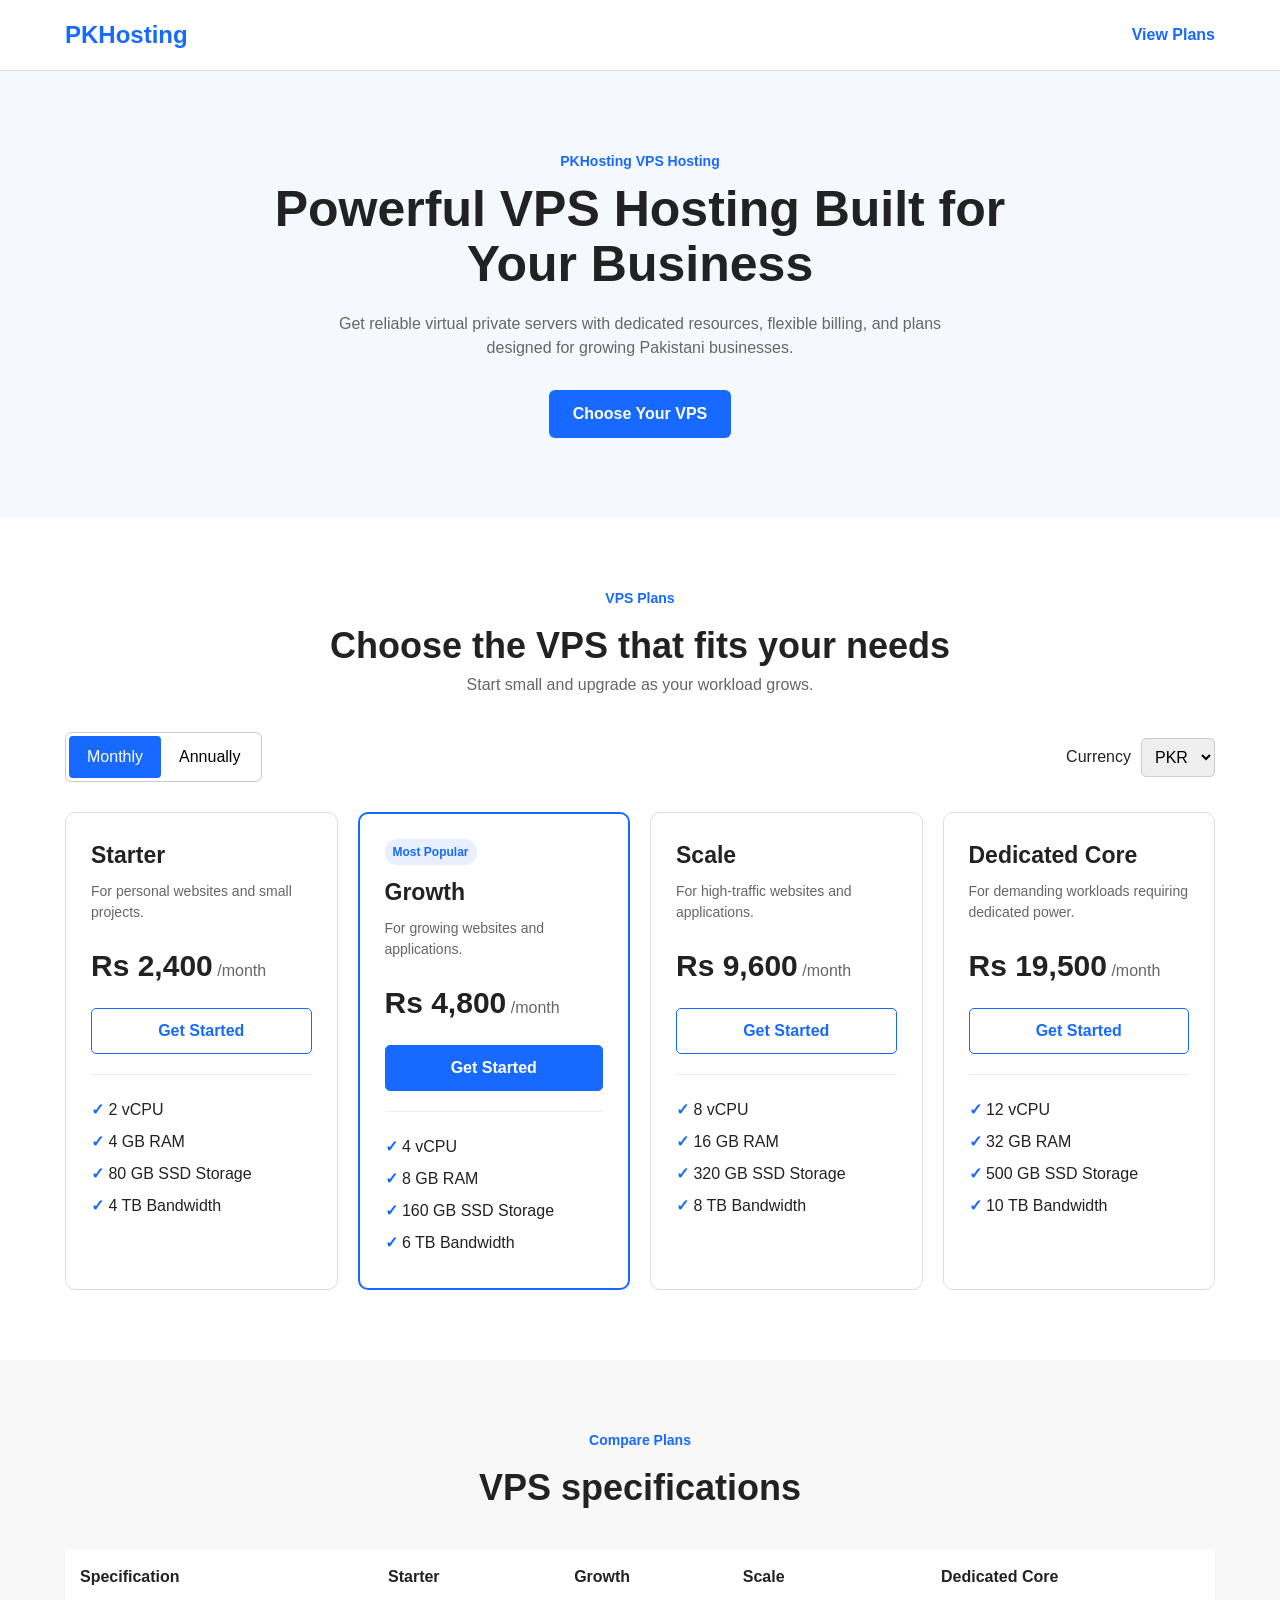
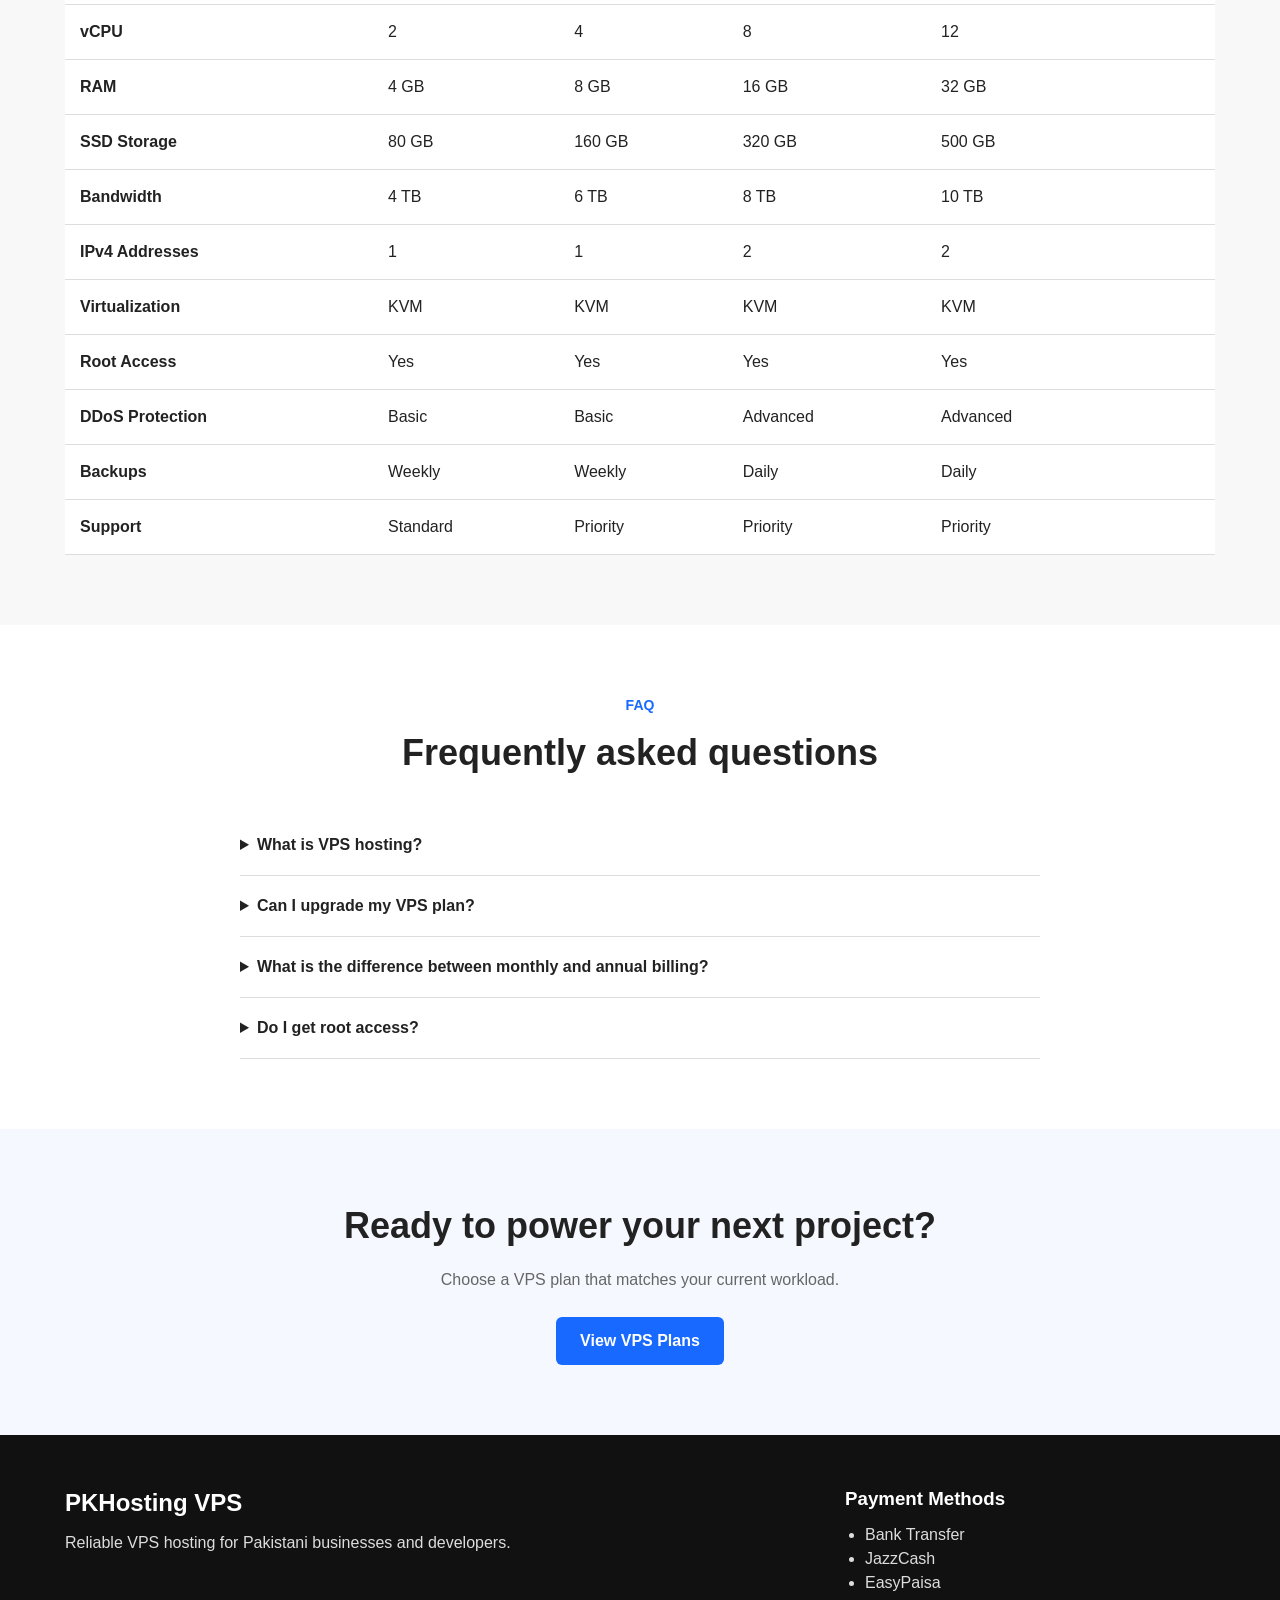
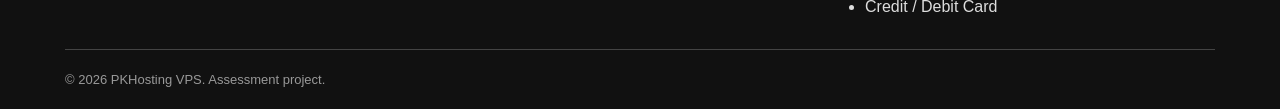
<file: index.html>
<!DOCTYPE html>
<html lang="en">
<head>
    <meta charset="UTF-8">
    <meta name="viewport" content="width=device-width, initial-scale=1.0">
    <meta
        name="description"
        content="PKHosting VPS Hosting plans with flexible monthly and annual billing."
    >
    <title>PKHosting VPS Hosting</title>

    <link rel="stylesheet" href="style.css">
</head>

<body>

    <header class="site-header">
        <div class="container">
            <a href="index.html" class="logo" aria-label="PKHosting home">
                PKHosting
            </a>

            <a href="#plans" class="header-cta">
                View Plans
            </a>
        </div>
    </header>


    <main>

        <!-- Hero -->
        <section class="hero">
            <div class="container">
                <p class="eyebrow">PKHosting VPS Hosting</p>

                <h1>Powerful VPS Hosting Built for Your Business</h1>

                <p class="hero-text">
                    Get reliable virtual private servers with dedicated
                    resources, flexible billing, and plans designed for
                    growing Pakistani businesses.
                </p>

                <a href="#plans" class="primary-button">
                    Choose Your VPS
                </a>
            </div>
        </section>


        <!-- Pricing -->
        <section class="pricing-section" id="plans">
            <div class="container">

                <div class="section-heading">
                    <p class="eyebrow">VPS Plans</p>
                    <h2>Choose the VPS that fits your needs</h2>
                    <p>
                        Start small and upgrade as your workload grows.
                    </p>
                </div>


                <!-- Billing and Currency Controls -->
                <div class="pricing-controls">

                    <div class="billing-toggle" aria-label="Billing period">
                        <button
                            type="button"
                            class="billing-button active"
                            data-period="monthly"
                            aria-pressed="true"
                        >
                            Monthly
                        </button>

                        <button
                            type="button"
                            class="billing-button"
                            data-period="annual"
                            aria-pressed="false"
                        >
                            Annually
                        </button>
                    </div>


                    <div class="currency-control">
                        <label for="currency">Currency</label>

                        <select id="currency" name="currency">
                            <option value="PKR">PKR</option>
                            <option value="USD">USD</option>
                            <option value="GBP">GBP</option>
                        </select>
                    </div>

                </div>


                <!-- Price announcement for screen readers -->
                <p
                    id="price-announcement"
                    class="sr-only"
                    aria-live="polite"
                    aria-atomic="true"
                ></p>


                <!-- Pricing Cards -->
                <div class="pricing-grid">

                    <!-- Starter -->
                    <article class="pricing-card">
                        <h3>Starter</h3>

                        <p class="plan-description">
                            For personal websites and small projects.
                        </p>

                        <div class="price">
                            <span class="price-value" data-price="2400">
                                Rs 2,400
                            </span>
                            <span class="price-period">/month</span>
                        </div>

                        <p class="annual-total" hidden></p>
                        <p class="savings-badge" hidden></p>

                        <a href="#contact" class="plan-button">
                            Get Started
                        </a>

                        <ul class="plan-features">
                            <li>2 vCPU</li>
                            <li>4 GB RAM</li>
                            <li>80 GB SSD Storage</li>
                            <li>4 TB Bandwidth</li>
                        </ul>
                    </article>


                    <!-- Growth -->
                    <article class="pricing-card popular">

                        <span class="popular-badge">
                            Most Popular
                        </span>

                        <h3>Growth</h3>

                        <p class="plan-description">
                            For growing websites and applications.
                        </p>

                        <div class="price">
                            <span class="price-value" data-price="4800">
                                Rs 4,800
                            </span>
                            <span class="price-period">/month</span>
                        </div>

                        <p class="annual-total" hidden></p>
                        <p class="savings-badge" hidden></p>

                        <a href="#contact" class="plan-button">
                            Get Started
                        </a>

                        <ul class="plan-features">
                            <li>4 vCPU</li>
                            <li>8 GB RAM</li>
                            <li>160 GB SSD Storage</li>
                            <li>6 TB Bandwidth</li>
                        </ul>
                    </article>


                    <!-- Scale -->
                    <article class="pricing-card">
                        <h3>Scale</h3>

                        <p class="plan-description">
                            For high-traffic websites and applications.
                        </p>

                        <div class="price">
                            <span class="price-value" data-price="9600">
                                Rs 9,600
                            </span>
                            <span class="price-period">/month</span>
                        </div>

                        <p class="annual-total" hidden></p>
                        <p class="savings-badge" hidden></p>

                        <a href="#contact" class="plan-button">
                            Get Started
                        </a>

                        <ul class="plan-features">
                            <li>8 vCPU</li>
                            <li>16 GB RAM</li>
                            <li>320 GB SSD Storage</li>
                            <li>8 TB Bandwidth</li>
                        </ul>
                    </article>


                    <!-- Dedicated Core -->
                    <article class="pricing-card">
                        <h3>Dedicated Core</h3>

                        <p class="plan-description">
                            For demanding workloads requiring dedicated power.
                        </p>

                        <div class="price">
                            <span class="price-value" data-price="19500">
                                Rs 19,500
                            </span>
                            <span class="price-period">/month</span>
                        </div>

                        <p class="annual-total" hidden></p>
                        <p class="savings-badge" hidden></p>

                        <a href="#contact" class="plan-button">
                            Get Started
                        </a>

                        <ul class="plan-features">
                            <li>12 vCPU</li>
                            <li>32 GB RAM</li>
                            <li>500 GB SSD Storage</li>
                            <li>10 TB Bandwidth</li>
                        </ul>
                    </article>

                </div>
            </div>
        </section>


        <!-- Comparison Table -->
        <section class="comparison-section">
            <div class="container">

                <div class="section-heading">
                    <p class="eyebrow">Compare Plans</p>
                    <h2>VPS specifications</h2>
                </div>

                <div class="table-wrapper">
                    <table>
                        <caption class="sr-only">
                            Comparison of all PKHosting VPS plans
                        </caption>

                        <thead>
                            <tr>
                                <th scope="col">Specification</th>
                                <th scope="col">Starter</th>
                                <th scope="col">Growth</th>
                                <th scope="col">Scale</th>
                                <th scope="col">Dedicated Core</th>
                            </tr>
                        </thead>

                        <tbody>
                            <tr>
                                <th scope="row">vCPU</th>
                                <td>2</td>
                                <td>4</td>
                                <td>8</td>
                                <td>12</td>
                            </tr>

                            <tr>
                                <th scope="row">RAM</th>
                                <td>4 GB</td>
                                <td>8 GB</td>
                                <td>16 GB</td>
                                <td>32 GB</td>
                            </tr>

                            <tr>
                                <th scope="row">SSD Storage</th>
                                <td>80 GB</td>
                                <td>160 GB</td>
                                <td>320 GB</td>
                                <td>500 GB</td>
                            </tr>

                            <tr>
                                <th scope="row">Bandwidth</th>
                                <td>4 TB</td>
                                <td>6 TB</td>
                                <td>8 TB</td>
                                <td>10 TB</td>
                            </tr>

                            <tr>
                                <th scope="row">IPv4 Addresses</th>
                                <td>1</td>
                                <td>1</td>
                                <td>2</td>
                                <td>2</td>
                            </tr>

                            <tr>
                                <th scope="row">Virtualization</th>
                                <td>KVM</td>
                                <td>KVM</td>
                                <td>KVM</td>
                                <td>KVM</td>
                            </tr>

                            <tr>
                                <th scope="row">Root Access</th>
                                <td>Yes</td>
                                <td>Yes</td>
                                <td>Yes</td>
                                <td>Yes</td>
                            </tr>

                            <tr>
                                <th scope="row">DDoS Protection</th>
                                <td>Basic</td>
                                <td>Basic</td>
                                <td>Advanced</td>
                                <td>Advanced</td>
                            </tr>

                            <tr>
                                <th scope="row">Backups</th>
                                <td>Weekly</td>
                                <td>Weekly</td>
                                <td>Daily</td>
                                <td>Daily</td>
                            </tr>

                            <tr>
                                <th scope="row">Support</th>
                                <td>Standard</td>
                                <td>Priority</td>
                                <td>Priority</td>
                                <td>Priority</td>
                            </tr>
                        </tbody>
                    </table>
                </div>

            </div>
        </section>


        <!-- FAQ -->
        <section class="faq-section">
            <div class="container">

                <div class="section-heading">
                    <p class="eyebrow">FAQ</p>
                    <h2>Frequently asked questions</h2>
                </div>

                <div class="faq-list">

                    <details>
                        <summary>What is VPS hosting?</summary>
                        <p>
                            VPS hosting provides dedicated virtual resources
                            on a shared physical server, giving you more
                            control and flexibility than typical shared hosting.
                        </p>
                    </details>

                    <details>
                        <summary>Can I upgrade my VPS plan?</summary>
                        <p>
                            Yes. You can move to a larger plan when your
                            website or application requires additional resources.
                        </p>
                    </details>

                    <details>
                        <summary>What is the difference between monthly and annual billing?</summary>
                        <p>
                            Annual billing charges the equivalent of ten
                            monthly payments over a twelve-month period.
                        </p>
                    </details>

                    <details>
                        <summary>Do I get root access?</summary>
                        <p>
                            Yes. All four VPS plans include root access.
                        </p>
                    </details>

                </div>

            </div>
        </section>


        <!-- Contact / CTA -->
        <section class="cta-section" id="contact">
            <div class="container">
                <h2>Ready to power your next project?</h2>

                <p>
                    Choose a VPS plan that matches your current workload.
                </p>

                <a href="#plans" class="primary-button">
                    View VPS Plans
                </a>
            </div>
        </section>

    </main>


    <!-- Footer -->
    <footer class="site-footer">
        <div class="container">

            <div class="footer-content">

                <div>
                    <h2>PKHosting VPS</h2>
                    <p>
                        Reliable VPS hosting for Pakistani businesses
                        and developers.
                    </p>
                </div>

                <div>
                    <h3>Payment Methods</h3>

                    <ul class="payment-methods">
                        <li>Bank Transfer</li>
                        <li>JazzCash</li>
                        <li>EasyPaisa</li>
                        <li>Credit / Debit Card</li>
                    </ul>
                </div>

            </div>

            <p class="copyright">
                &copy; 2026 PKHosting VPS. Assessment project.
            </p>

        </div>
    </footer>


    <script src="script.js"></script>

</body>
</html>
</file>
<file: style.css>
* {
    margin: 0;
    padding: 0;
    box-sizing: border-box;
}

body {
    font-family: Arial, sans-serif;
    color: #222;
    line-height: 1.5;
}

.container {
    width: 90%;
    max-width: 1150px;
    margin: auto;
}

a {
    text-decoration: none;
}

button,
select {
    font: inherit;
}


/* Header */

.site-header {
    border-bottom: 1px solid #ddd;
}

.site-header .container {
    height: 70px;
    display: flex;
    align-items: center;
    justify-content: space-between;
}

.logo {
    font-size: 24px;
    font-weight: bold;
    color: #1769ff;
}

.header-cta {
    color: #1769ff;
    font-weight: bold;
}


/* Hero */

.hero {
    padding: 80px 0;
    text-align: center;
    background: #f5f9ff;
}

.eyebrow {
    color: #1769ff;
    font-size: 14px;
    font-weight: bold;
    margin-bottom: 10px;
}

.hero h1 {
    max-width: 800px;
    margin: auto;
    font-size: 50px;
    line-height: 1.1;
}

.hero-text {
    max-width: 650px;
    margin: 20px auto 30px;
    color: #666;
}

.primary-button {
    display: inline-block;
    padding: 12px 24px;
    background: #1769ff;
    color: white;
    border-radius: 6px;
    font-weight: bold;
}


/* Sections */

.pricing-section,
.comparison-section,
.faq-section {
    padding: 70px 0;
}

.comparison-section {
    background: #f8f8f8;
}

.section-heading {
    text-align: center;
    margin-bottom: 35px;
}

.section-heading h2 {
    font-size: 36px;
}

.section-heading p:last-child {
    color: #666;
}


/* Controls */

.pricing-controls {
    display: flex;
    justify-content: space-between;
    align-items: center;
    margin-bottom: 30px;
}

.billing-toggle {
    display: flex;
    border: 1px solid #ccc;
    border-radius: 6px;
    padding: 3px;
}

.billing-button {
    border: 0;
    background: white;
    padding: 9px 18px;
    cursor: pointer;
    border-radius: 4px;
}

.billing-button.active {
    background: #1769ff;
    color: white;
}

.currency-control {
    display: flex;
    align-items: center;
    gap: 10px;
}

.currency-control select {
    padding: 9px;
    border: 1px solid #ccc;
    border-radius: 5px;
}


/* Pricing Cards */

.pricing-grid {
    display: grid;
    grid-template-columns: repeat(4, 1fr);
    gap: 20px;
}

.pricing-card {
    padding: 25px;
    border: 1px solid #ddd;
    border-radius: 10px;
    background: white;
}

.pricing-card.popular {
    border: 2px solid #1769ff;
}

.popular-badge {
    display: inline-block;
    background: #e8f0ff;
    color: #1769ff;
    padding: 4px 8px;
    border-radius: 12px;
    font-size: 12px;
    font-weight: bold;
    margin-bottom: 10px;
}

.pricing-card h3 {
    font-size: 23px;
}

.plan-description {
    color: #666;
    font-size: 14px;
    margin: 8px 0;
}

.price {
    margin: 20px 0 5px;
}

.price-value {
    font-size: 30px;
    font-weight: bold;
}

.price-period {
    color: #666;
}

.annual-total {
    color: #666;
    font-size: 13px;
}

.savings-badge {
    color: #087443;
    font-size: 12px;
    font-weight: bold;
}

.plan-button {
    display: block;
    text-align: center;
    padding: 10px;
    margin: 20px 0;
    border: 1px solid #1769ff;
    border-radius: 5px;
    color: #1769ff;
    font-weight: bold;
}

.popular .plan-button {
    background: #1769ff;
    color: white;
}

.plan-features {
    list-style: none;
    border-top: 1px solid #eee;
    padding-top: 15px;
}

.plan-features li {
    margin: 8px 0;
}

.plan-features li::before {
    content: "✓ ";
    color: #1769ff;
    font-weight: bold;
}


/* Table */

.table-wrapper {
    overflow-x: auto;
}

table {
    width: 100%;
    min-width: 800px;
    border-collapse: collapse;
    background: white;
}

th,
td {
    padding: 15px;
    border-bottom: 1px solid #ddd;
    text-align: left;
}

th {
    color: #222;
}


/* FAQ */

.faq-list {
    max-width: 800px;
    margin: auto;
}

.faq-list details {
    border-bottom: 1px solid #ddd;
    padding: 18px 0;
}

.faq-list summary {
    font-weight: bold;
    cursor: pointer;
}

.faq-list p {
    color: #666;
    margin-top: 10px;
}


/* CTA */

.cta-section {
    padding: 70px 20px;
    text-align: center;
    background: #f5f9ff;
}

.cta-section h2 {
    font-size: 36px;
}

.cta-section p {
    margin: 15px 0 25px;
    color: #666;
}


/* Footer */

.site-footer {
    padding: 50px 0 20px;
    background: #111;
    color: #ddd;
}

.footer-content {
    display: grid;
    grid-template-columns: 2fr 1fr;
    gap: 40px;
    margin-bottom: 30px;
}

.site-footer h2,
.site-footer h3 {
    color: white;
    margin-bottom: 10px;
}

.payment-methods {
    padding-left: 20px;
}

.copyright {
    border-top: 1px solid #444;
    padding-top: 20px;
    color: #999;
    font-size: 13px;
}


/* Accessibility */

:focus-visible {
    outline: 3px solid #ffb000;
    outline-offset: 2px;
}

.sr-only {
    position: absolute;
    width: 1px;
    height: 1px;
    overflow: hidden;
}


/* Tablet */

@media (max-width: 1000px) {
    .pricing-grid {
        grid-template-columns: repeat(2, 1fr);
    }
}


/* Mobile */

@media (max-width: 700px) {
    .hero {
        padding: 60px 0;
    }

    .hero h1 {
        font-size: 38px;
    }

    .pricing-controls {
        flex-direction: column;
        align-items: stretch;
        gap: 15px;
    }

    .billing-toggle {
        width: 100%;
    }

    .billing-button {
        flex: 1;
    }

    .currency-control {
        justify-content: space-between;
    }

    .pricing-grid {
        grid-template-columns: 1fr;
    }

    .footer-content {
        grid-template-columns: 1fr;
    }
}
</file>
